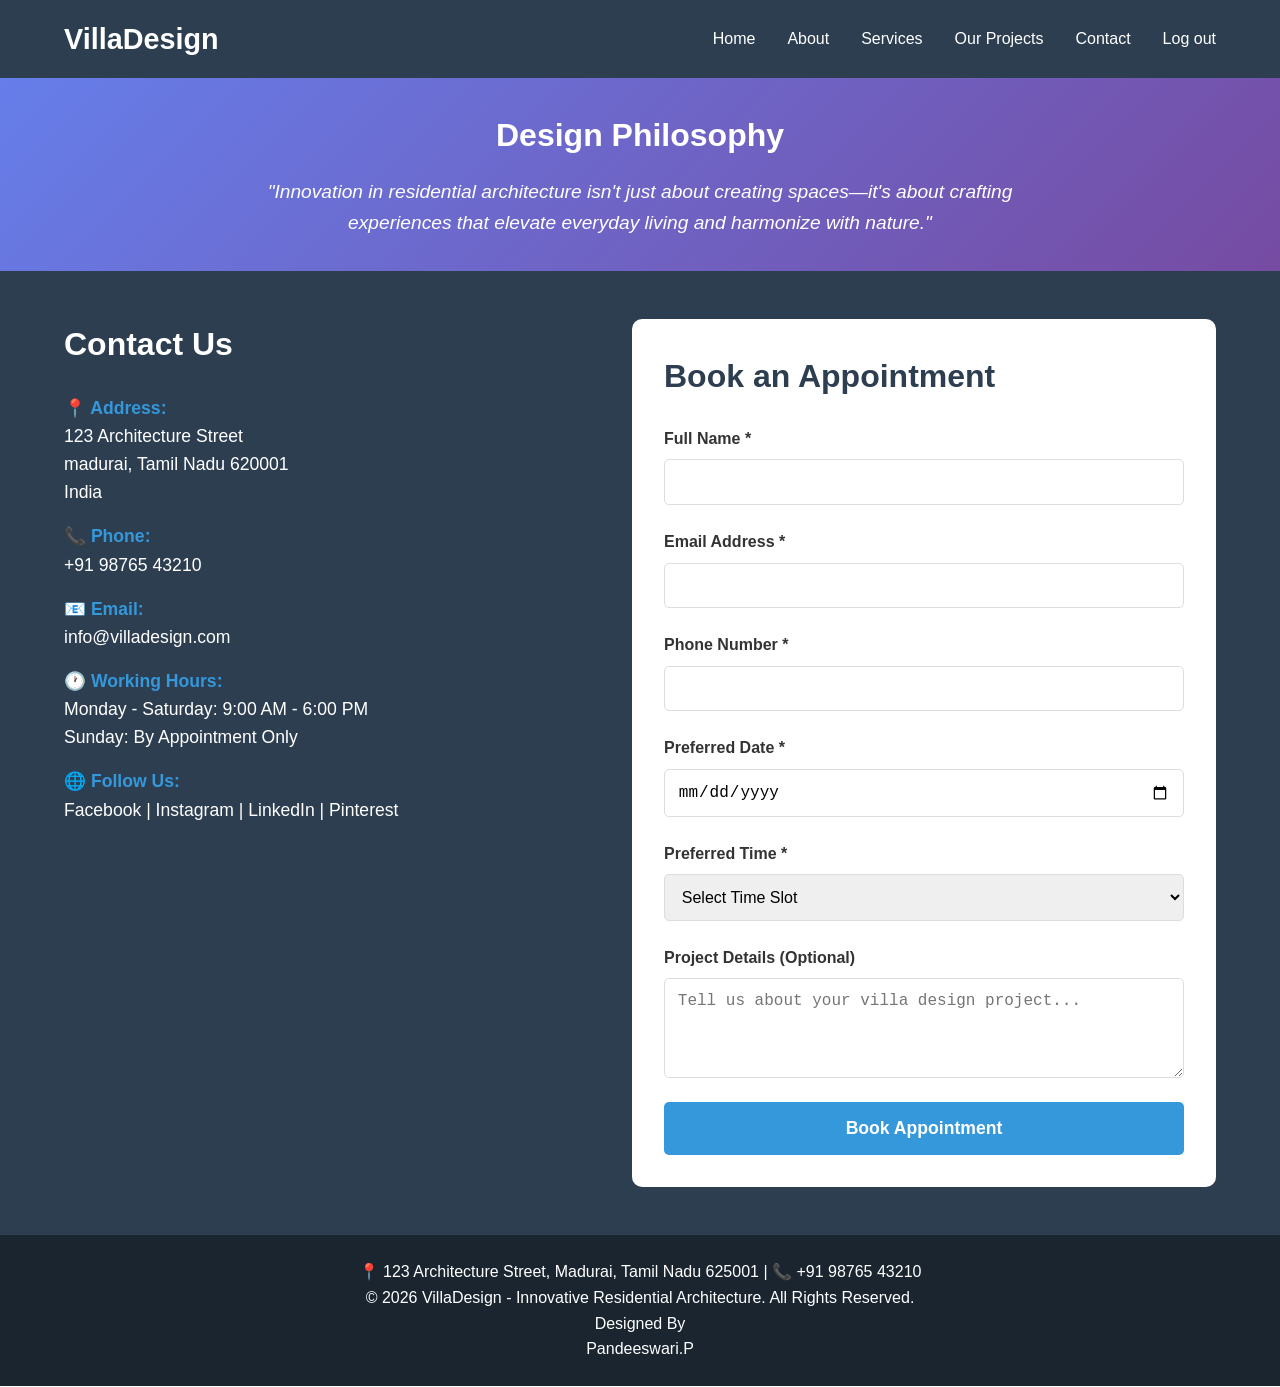
<file: contact.html>
<!DOCTYPE html PUBLIC "-//W3C//DTD XHTML 1.0 Transitional//EN" "http://www.w3.org/TR/xhtml1/DTD/xhtml1-transitional.dtd">
<html xmlns="http://www.w3.org/1999/xhtml">
<head>
<meta http-equiv="Content-Type" content="text/html; charset=utf-8" />
<title>Innovative Residential Architecture and Villa Design</title>
<link rel="stylesheet" href="styl.css" />
<script type="text/javascript">
// Form Submission
async function submitForm(event) {
    event.preventDefault();
    
    const data = {
        name: document.getElementById('name').value,
        email: document.getElementById('email').value,
        phone: document.getElementById('phone').value,
        date: document.getElementById('date').value,
        time: document.getElementById('time').value,
        message: document.getElementById('message').value
    };

    try {
        // Backend ku anuppurom
        const response = await fetch('/api/book-appointment', {
            method: 'POST',
            headers: { 'Content-Type': 'application/json' },
            body: JSON.stringify(data)
        });

        const result = await response.json();

        if (result.success) {
            alert("Thank you, " + data.name + "! Your appointment is booked. We saved your details in backend!");
            document.getElementById('appointmentForm').reset();
        }
    } catch (error) {
        alert("Backend connect aagala da! Server run panniya nu paaru.");
        console.error(error);
    }
}
</script>
</head>

<body>
<!-- Header and Navigation -->
    <header>
        <div class="container">
            <nav>
                <div class="logo">VillaDesign</div>
                <ul class="menu">
                    <li><a href="index.html">Home</a></li>
                    <li><a href="about.html">About</a></li>
                    <li><a href="service.html">Services</a></li>
                    <li><a href="projects.html">Our Projects</a></li>
                    <li><a href="contact.html">Contact</a></li>
                    <li><a href="log.html">Log out</a></li>
                </ul>
            </nav>
        </div>
    </header>

    <!-- Design Thoughts Section -->
    <section class="design-thoughts">
        <div class="container">
            <h2>Design Philosophy</h2>
            <p>"Innovation in residential architecture isn't just about creating spaces—it's about crafting experiences that elevate everyday living and harmonize with nature."</p>
        </div>
    </section>
   <!-- Contact Section -->
    <section class="contact-section" id="contact">
        <div class="container">
            <div class="contact-grid">
                <!-- Contact Details -->
                <div class="contact-details">
                    <h2>Contact Us</h2>
                    <div class="contact-info">
                        <p><strong>📍 Address:</strong><br>
                        123 Architecture Street<br>
                        madurai, Tamil Nadu 620001<br>
                        India</p>

                        <p><strong>📞 Phone:</strong><br>
                        +91 98765 43210</p>

                        <p><strong>📧 Email:</strong><br>
                        info@villadesign.com</p>

                        <p><strong>🕐 Working Hours:</strong><br>
                        Monday - Saturday: 9:00 AM - 6:00 PM<br>
                        Sunday: By Appointment Only</p>

                        <p><strong>🌐 Follow Us:</strong><br>
                        Facebook | Instagram | LinkedIn | Pinterest</p>
                    </div>
                </div>

                <!-- Appointment Form -->
                <div class="appointment-form">
                    <h2>Book an Appointment</h2>
                    <form id="appointmentForm" onsubmit="submitForm(event)">
                        <div class="form-group">
                            <label for="name">Full Name *</label>
                            <input type="text" id="name" name="name" required>
                        </div>

                        <div class="form-group">
                            <label for="email">Email Address *</label>
                            <input type="email" id="email" name="email" required>
                        </div>

                        <div class="form-group">
                            <label for="phone">Phone Number *</label>
                            <input type="tel" id="phone" name="phone" required>
                        </div>

                        <div class="form-group">
                            <label for="date">Preferred Date *</label>
                            <input type="date" id="date" name="date" required>
                        </div>

                        <div class="form-group">
                            <label for="time">Preferred Time *</label>
                            <select id="time" name="time" required>
                                <option value="">Select Time Slot</option>
                                <option value="9:00 AM">9:00 AM - 10:00 AM</option>
                                <option value="10:00 AM">10:00 AM - 11:00 AM</option>
                                <option value="11:00 AM">11:00 AM - 12:00 PM</option>
                                <option value="2:00 PM">2:00 PM - 3:00 PM</option>
                                <option value="3:00 PM">3:00 PM - 4:00 PM</option>
                                <option value="4:00 PM">4:00 PM - 5:00 PM</option>
                            </select>
                        </div>

                        <div class="form-group">
                            <label for="message">Project Details (Optional)</label>
                            <textarea id="message" name="message" placeholder="Tell us about your villa design project..."></textarea>
                        </div>

                        <button type="submit" class="submit-btn">Book Appointment</button>
                    </form>
                </div>
            </div>
        </div>
    </section>
    <!-- Footer -->
    <footer>
        <div class="container">
        <p>📍 123 Architecture Street, Madurai, Tamil Nadu 625001 | 📞 +91 98765 43210</p>
            <p>&copy; 2026 VillaDesign - Innovative Residential Architecture. All Rights Reserved.</p>
            <p>Designed By</p>
            <p>Pandeeswari.P</p>
        </div>
    </footer>
</body>
</html>
</file>
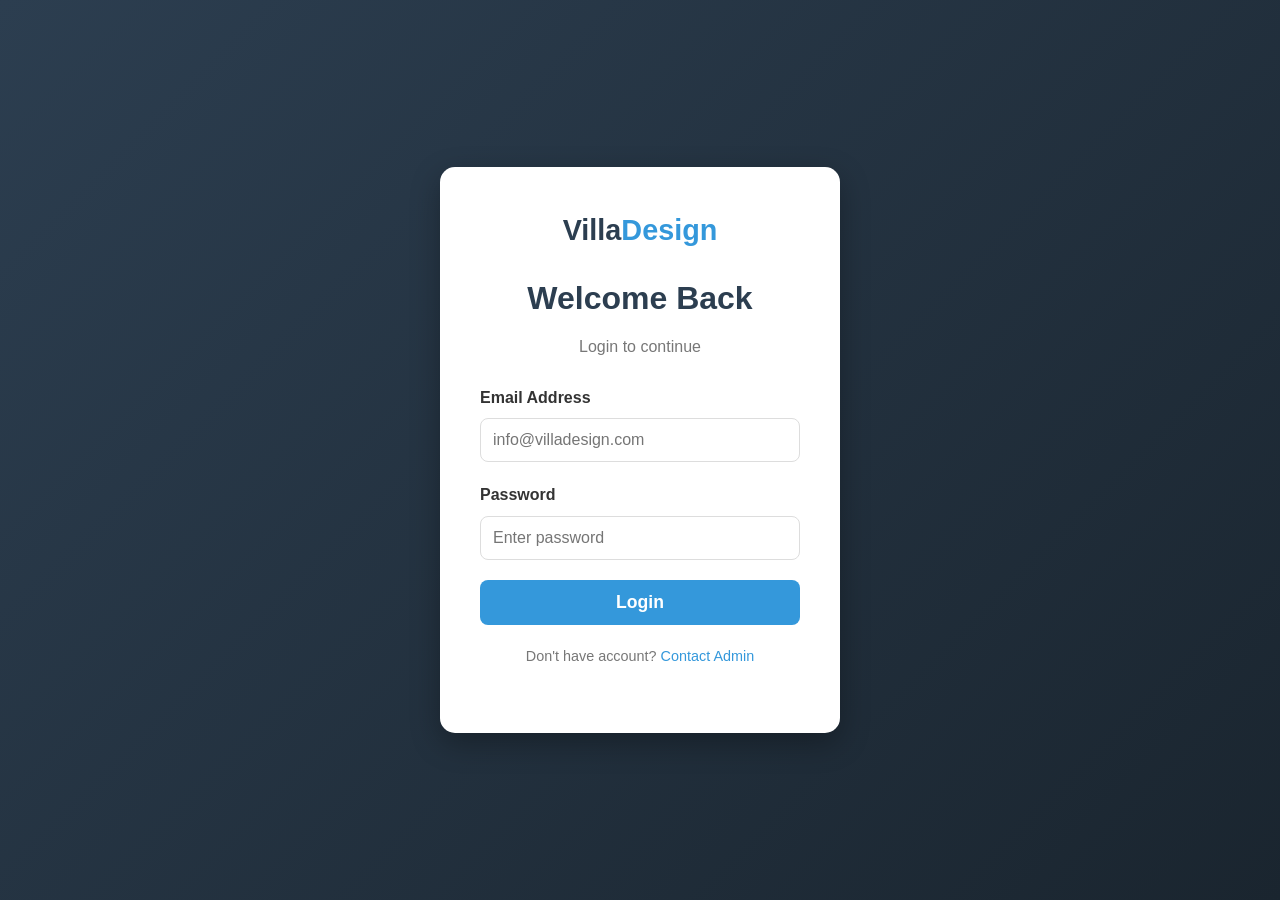
<file: log.html>
<!DOCTYPE html>
<html>
<head>
<meta charset="utf-8" />
<title>Login - VillaDesign</title>
<link rel="stylesheet" href="styl.css" />
<style>
/* Login Page Extra Style */
.login-body {
    background: linear-gradient(135deg, #2c3e50 0%, #1a252f 100%);
    min-height: 100vh;
    display: flex;
    justify-content: center;
    align-items: center;
    font-family: 'Arial', sans-serif;
}
.login-card {
    background: white;
    width: 90%;
    max-width: 400px;
    padding: 40px;
    border-radius: 15px;
    box-shadow: 0 10px 30px rgba(0,0,0,0.3);
    text-align: center;
}
.login-card h2 {
    color: #2c3e50;
    margin-bottom: 10px;
    font-size: 2rem;
}
.login-card p {
    color: #777;
    margin-bottom: 25px;
}
.login-card .form-group {
    text-align: left;
    margin-bottom: 20px;
}
.login-card input {
    width: 100%;
    padding: 12px;
    border: 1px solid #ddd;
    border-radius: 8px;
    font-size: 1rem;
}
.login-card .submit-btn {
    background: #3498db;
    color: white;
    border: none;
    padding: 12px;
    width: 100%;
    border-radius: 8px;
    font-size: 1.1rem;
    cursor: pointer;
    font-weight: bold;
    transition: 0.3s;
}
.login-card .submit-btn:hover {
    background: #2980b9;
}
.logo-text {
    font-size: 1.8rem;
    font-weight: bold;
    color: #2c3e50;
    margin-bottom: 20px;
}
.logo-text span {
    color: #3498db;
}
</style>
<script>
function doLogin(event){
    event.preventDefault();
    const email = document.getElementById('email').value;
    const pass = document.getElementById('pass').value;

    if(email === "" || pass === ""){
        alert("Please enter email and password da!");
        return;
    }

    // Login success - redirect to home page
    alert("Login Successful! Welcome to VillaDesign");
    window.location.href = "index.html"; // inga than home page ku pogum
}
</script>
</head>

<body class="login-body">
    <div class="login-card">
        <div class="logo-text">Villa<span>Design</span></div>
        <h2>Welcome Back</h2>
        <p>Login to continue</p>

        <form onsubmit="doLogin(event)">
            <div class="form-group">
                <label>Email Address</label>
                <input type="email" id="email" placeholder="info@villadesign.com" required>
            </div>

            <div class="form-group">
                <label>Password</label>
                <input type="password" id="pass" placeholder="Enter password" required>
            </div>

            <button type="submit" class="submit-btn">Login</button>
        </form>

        <p style="margin-top:20px; font-size:0.9rem;">Don't have account? <a href="#" style="color:#3498db; text-decoration:none;">Contact Admin</a></p>
    </div>
</body>
</html>
</file>
<file: styl.css>
@charset "utf-8";
* {
    margin: 0;
    padding: 0;
    box-sizing: border-box;
}

body {
    font-family: 'Arial', sans-serif;
    line-height: 1.6;
    color: #333;
}

/* Header and Navigation */
header {
    background: #2c3e50;
    color: white;
    padding: 1rem 0;
    position: sticky;
    top: 0;
    z-index: 1000;
}

.container {
    width: 90%;
    max-width: 1200px;
    margin: 0 auto;
}

nav {
    display: flex;
    justify-content: space-between;
    align-items: center;
}

.logo {
    font-size: 1.8rem;
    font-weight: bold;
}

.menu {
    display: flex;
    list-style: none;
    gap: 2rem;
}

.menu a {
    color: white;
    text-decoration: none;
    font-weight: 500;
    transition: color 0.3s;
}

.menu a:hover {
    color: #3498db;
}

/* Design Thoughts Section */
.design-thoughts {
    background: linear-gradient(135deg, #667eea 0%, #764ba2 100%);
    color: white;
    padding: 2rem 0;
    text-align: center;
}

.design-thoughts h2 {
    font-size: 2rem;
    margin-bottom: 1rem;
}

.design-thoughts p {
    font-size: 1.2rem;
    font-style: italic;
    max-width: 800px;
    margin: 0 auto;
}

/* Image Slider */
.slider-container {
    position: relative;
    max-width: 100%;
    margin: 0 auto;
    overflow: hidden;
}

.slider {
    display: flex;
    transition: transform 0.5s ease-in-out;
}

.slide {
    min-width: 100%;
    height: 500px;
}

.slide img {
    width: 100%;
    height: 100%;
    object-fit: cover;
}

.slider-btn {
    position: absolute;
    top: 50%;
    transform: translateY(-50%);
    background: rgba(0, 0, 0, 0.5);
    color: white;
    border: none;
    padding: 1rem 1.5rem;
    cursor: pointer;
    font-size: 1.5rem;
    z-index: 10;
}

.slider-btn:hover {
    background: rgba(0, 0, 0, 0.7);
}

.prev { left: 0; }
.next { right: 0; }

/* Main Content Split */
.main-content {
    display: flex;
    gap: 3rem;
    padding: 3rem 0;
    flex-wrap: wrap;
}

.left-section { flex: 1; min-width: 300px; }
.right-section { flex: 1; min-width: 300px; }

.why-choose-us {
    background: #f8f9fa;
    padding: 2rem;
    border-radius: 10px;
    margin-bottom: 2rem;
}

.why-choose-us h2 {
    color: #2c3e50;
    margin-bottom: 1.5rem;
    font-size: 2rem;
}

.why-choose-us ul { list-style: none; }

.why-choose-us li {
    padding: 1rem 0;
    border-bottom: 1px solid #ddd;
}

.why-choose-us li:last-child { border-bottom: none; }

.why-choose-us li:before {
    content: "✓";
    color: #3498db;
    font-weight: bold;
    margin-right: 10px;
    font-size: 1.2rem;
}

.innovative-images {
    display: grid;
    grid-template-columns: repeat(2, 1fr);
    gap: 1rem;
}

.innovative-images img {
    width: 100%;
    height: 200px;
    object-fit: cover;
    border-radius: 8px;
    transition: transform 0.3s;
}

.innovative-images img:hover { transform: scale(1.05); }

/* Contact Section */
.contact-section {
    background: #2c3e50;
    color: white;
    padding: 3rem 0;
}

.contact-grid {
    display: flex;
    gap: 3rem;
    flex-wrap: wrap;
}

.contact-details { flex: 1; min-width: 300px; }
.contact-details h2 { margin-bottom: 1.5rem; font-size: 2rem; }
.contact-info { margin-bottom: 2rem; }
.contact-info p { margin-bottom: 1rem; font-size: 1.1rem; }
.contact-info strong { color: #3498db; }

/* Appointment Form */
.appointment-form {
    flex: 1;
    min-width: 300px;
    background: white;
    padding: 2rem;
    border-radius: 10px;
    color: #333;
}

.appointment-form h2 {
    color: #2c3e50;
    margin-bottom: 1.5rem;
    font-size: 2rem;
}

.form-group { margin-bottom: 1.5rem; }
.form-group label { display: block; margin-bottom: 0.5rem; font-weight: 600; }
.form-group input,
.form-group textarea,
.form-group select {
    width: 100%;
    padding: 0.8rem;
    border: 1px solid #ddd;
    border-radius: 5px;
    font-size: 1rem;
}
.form-group textarea { height: 100px; resize: vertical; }

.submit-btn {
    background: #3498db;
    color: white;
    padding: 1rem 2rem;
    border: none;
    border-radius: 5px;
    font-size: 1.1rem;
    cursor: pointer;
    width: 100%;
    font-weight: 600;
    transition: background 0.3s;
}
.submit-btn:hover { background: #2980b9; }

/* Services Grid */
.services-grid {
    display: grid;
    grid-template-columns: repeat(auto-fit, minmax(300px, 1fr));
    gap: 30px;
}
.service-card {
    background: #f8f9fa;
    border-radius: 20px;
    overflow: hidden;
    transition: 0.4s;
}
.service-card:hover { transform: scale(1.03); }
.service-card img { width: 100%; height: 250px; object-fit: cover; }
.service-card div { padding: 25px; }
.service-card h3 { color: #d4af37; margin-bottom: 10px; }

/* Team Grid */
.team-grid {
    display: grid;
    grid-template-columns: repeat(auto-fit, minmax(250px, 1fr));
    gap: 30px;
    margin-top: 50px;
}
.team-card {
    background: #f8f9fa;
    border-radius: 20px;
    overflow: hidden;
    text-align: center;
    transition: 0.4s;
}
.team-card:hover { transform: translateY(-10px); }
.team-card img { width: 100%; height: 300px; object-fit: cover; }
.team-card h3 { padding: 20px 0 10px; color: #d4af37; }

/* Footer */
footer {
    background: #1a252f;
    color: white;
    text-align: center;
    padding: 1.5rem 0;
}

/* === PROJECTS PAGE - FULLY FIXED ALIGNMENT === */
.projects-detailed { 
    display: flex; 
    flex-direction: column; 
    gap: 50px; 
    margin-top: 40px;
    padding: 0 20px;
    max-width: 1200px;
    margin-left: auto;
    margin-right: auto;
}

.project-detail {
    display: none;
    background: #ffffff;
    border-radius: 25px;
    overflow: hidden;
    border: 1px solid #ddd;
    box-shadow: 0 10px 30px rgba(0,0,0,0.1);
}
.project-detail.show { 
    display: block; 
    animation: slideUp 0.6s ease; 
}

@keyframes slideUp { 
    from { transform: translateY(50px); opacity: 0; } 
    to { transform: translateY(0); opacity: 1; } 
}

.project-images {
    display: grid;
    grid-template-columns: repeat(3, 1fr);
    gap: 0;
    height: auto;
    background: #eee;
}
.project-images img {
    width: 100%;
    height: 280px;
    object-fit: cover;
    transition: 0.4s;
    display: block;
}
.project-images img:hover { 
    transform: scale(1.03); 
    filter: brightness(1.1); 
}

.project-info { 
    padding: 30px; 
    background: #2c3e50;
}

.project-badge {
    display: inline-block;
    padding: 8px 20px;
    border-radius: 20px;
    font-size: 0.85rem;
    font-weight: 600;
    margin-bottom: 15px;
}
.project-badge.normal { background: #2a4d69; color: #a3d5ff; }
.project-badge.innovative { background: linear-gradient(135deg, #f1c40f, #faedcd); color: #000; }

.project-info h3 {
    font-size: 1.8rem;
    color: #ffffff;
    margin-bottom: 20px;
}
.project-specs {
    display: grid;
    grid-template-columns: repeat(auto-fit, minmax(180px, 1fr));
    gap: 15px;
    background: rgba(0,0,0,0.2);
    padding: 20px;
    border-radius: 15px;
    margin: 20px 0;
    border-left: 4px solid #f1c40f;
}
.project-specs div { font-size: 0.95rem; color: white; }
.project-info p {
    line-height: 1.8;
    margin: 12px 0;
    color: #ecf0f1;
}

/* Responsive Design */
@media (max-width: 900px) {
    .project-images {
        grid-template-columns: 1fr;
        height: auto;
    }
    .project-images img {
        height: 220px;
    }
    .menu {
        gap: 15px;
        font-size: 0.85rem;
    }
}

@media (max-width: 768px) {
    .menu { flex-direction: column; gap: 1rem; }
    .main-content { flex-direction: column; }
    .contact-grid { flex-direction: column; }
    .slide { height: 300px; }
    .innovative-images { grid-template-columns: 1fr; }
    .projects-detailed { padding: 0 10px; }
    .project-info { padding: 20px; }
    .project-info h3 { font-size: 1.4rem; }
}
</file>
